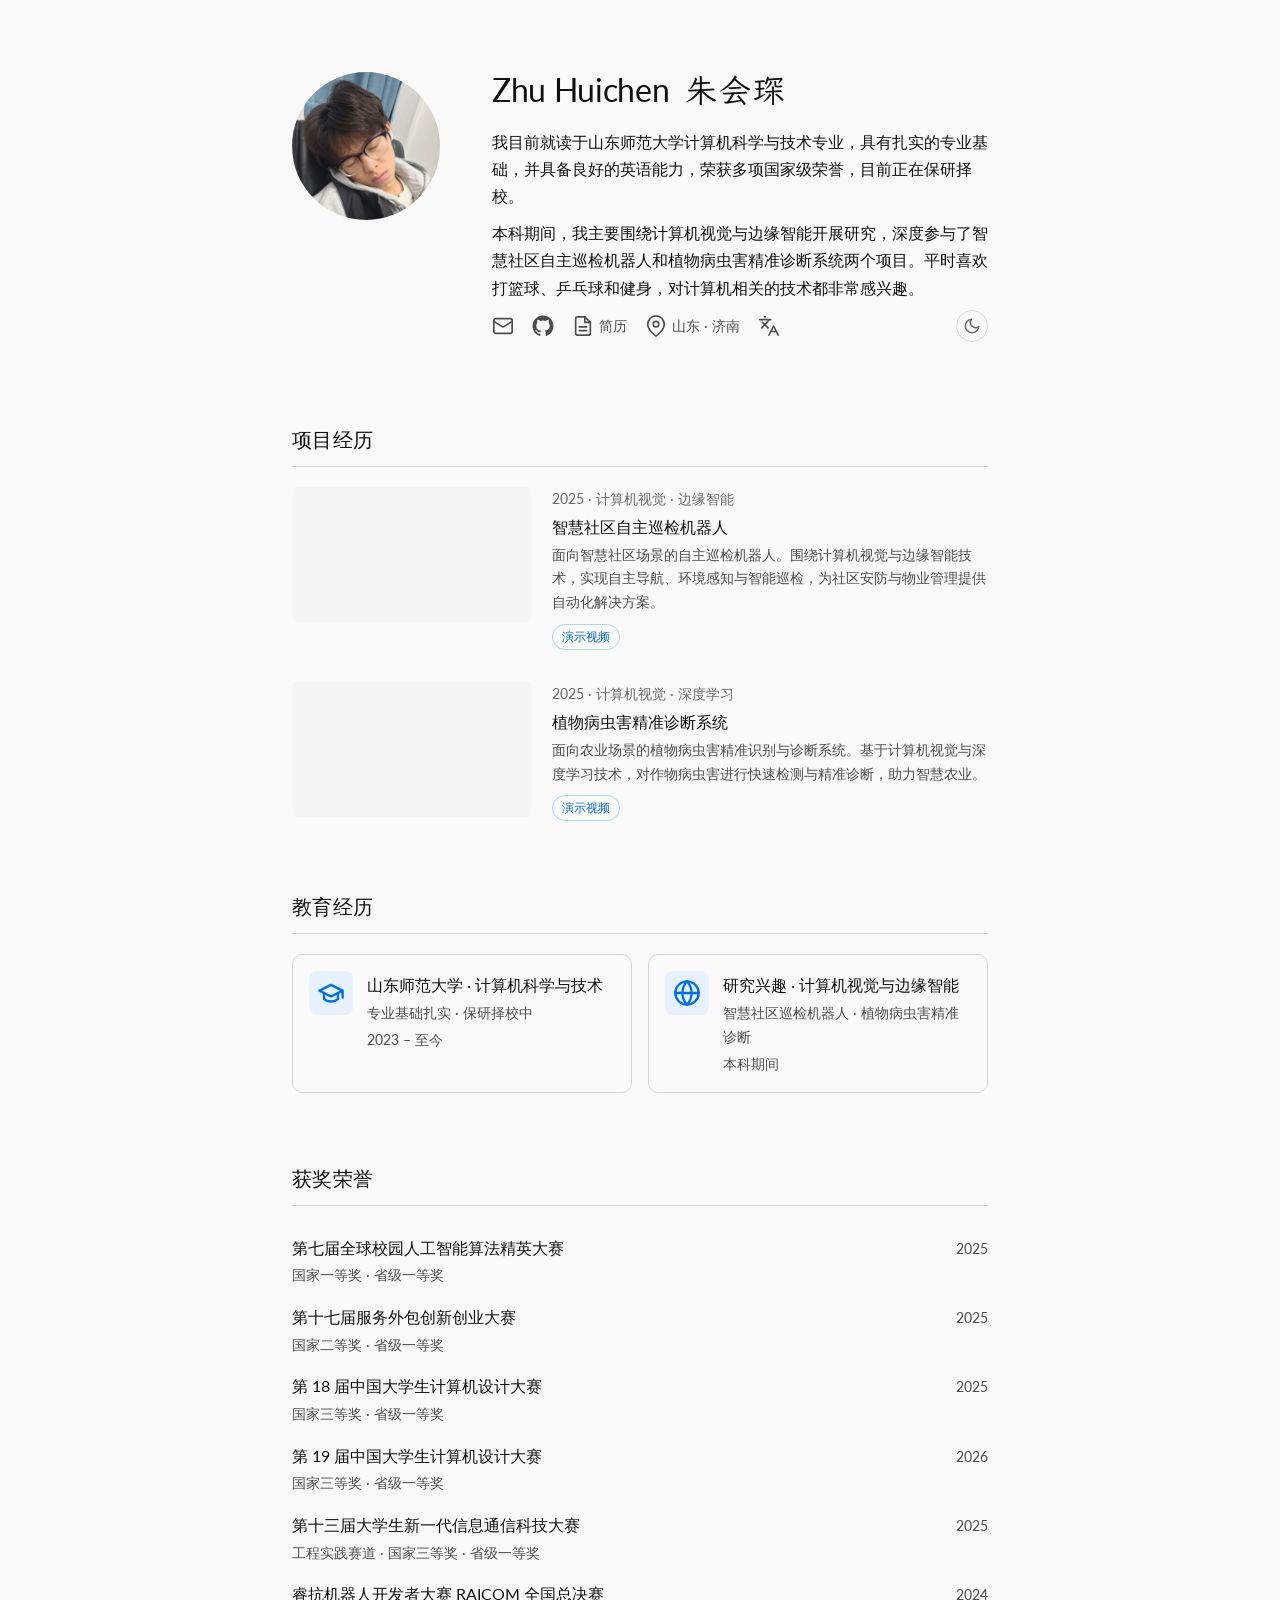
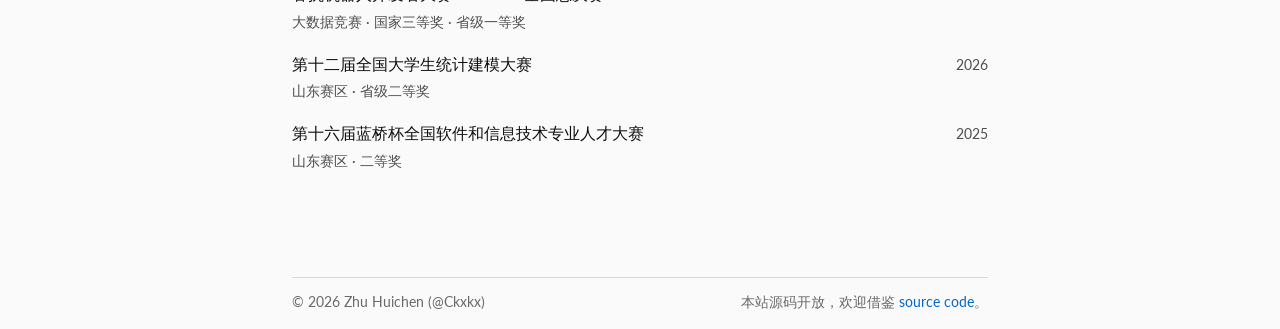
<file: index.html>
<!DOCTYPE html>
<html lang="zh-CN">
<head>
  <meta charset="UTF-8" />
  <meta name="viewport" content="width=device-width, initial-scale=1.0" />
  <meta name="description" content="Zhu Huichen — undergraduate student at Shandong Normal University working on computer vision and edge intelligence." />
  <title>Zhu Huichen</title>

  <link rel="preconnect" href="https://fonts.googleapis.com" />
  <link rel="preconnect" href="https://fonts.gstatic.com" crossorigin />
  <link href="https://fonts.googleapis.com/css2?family=Lato:wght@300;400;700&family=LXGW+WenKai+TC&display=swap" rel="stylesheet" />
  <link rel="icon" href="favicon.png" type="image/png" />

  <!-- Prevent flash of wrong theme -->
  <script>
    (function () {
      var saved = localStorage.getItem('theme');
      var prefersDark = window.matchMedia('(prefers-color-scheme: dark)').matches;
      document.documentElement.setAttribute('data-theme', saved || (prefersDark ? 'dark' : 'light'));
    })();
  </script>

  <link rel="stylesheet" href="styles.css" />
</head>

<body>
  <div class="container">

    <!-- ── About ───────────────────────────────────────────── -->
    <section aria-labelledby="about-name">
      <div class="about">
        <img class="about__photo" src="asserts/%E5%A4%B4%E5%83%8F.jpg" alt="Zhu Huichen" />
        <div class="about__content">
          <h1 class="about__name" id="about-name">
            <span>Zhu Huichen</span>
            <span style="font-family: 'LXGW WenKai TC', serif; font-weight: 400; font-size: 1em; color: var(--text-primary); letter-spacing: 0.05em;">朱会琛</span>
          </h1>
          <p class="about__bio" data-i18n="bio1">
            我目前就读于山东师范大学计算机科学与技术专业，具有扎实的专业基础，并具备良好的英语能力，荣获多项国家级荣誉，目前正在保研择校。
          </p>
          <p class="about__bio" data-i18n="bio2">
            本科期间，我主要围绕计算机视觉与边缘智能开展研究，深度参与了智慧社区自主巡检机器人和植物病虫害精准诊断系统两个项目。平时喜欢打篮球、乒乓球和健身，对计算机相关的技术都非常感兴趣。
          </p>
          <nav class="contact" aria-label="Contact links">
            <a class="contact__link" href="mailto:huichen_zhu@qq.com" aria-label="Email">
              <svg viewBox="0 0 24 24" fill="none" stroke="currentColor" stroke-width="1.8" stroke-linecap="round" stroke-linejoin="round" aria-hidden="true"><rect x="2" y="4" width="20" height="16" rx="2"/><path d="m22 7-8.97 5.7a1.94 1.94 0 0 1-2.06 0L2 7"/></svg>
            </a>
            <a class="contact__link" href="https://github.com/Ckxkx" target="_blank" rel="noopener noreferrer" aria-label="GitHub">
              <svg viewBox="1.5 1.5 21 21" fill="currentColor" aria-hidden="true"><path d="M12 2C6.477 2 2 6.484 2 12.017c0 4.425 2.865 8.18 6.839 9.504.5.092.682-.217.682-.483 0-.237-.008-.868-.013-1.703-2.782.605-3.369-1.343-3.369-1.343-.454-1.158-1.11-1.466-1.11-1.466-.908-.62.069-.608.069-.608 1.003.07 1.531 1.032 1.531 1.032.892 1.53 2.341 1.088 2.91.832.092-.647.35-1.088.636-1.338-2.22-.253-4.555-1.113-4.555-4.951 0-1.093.39-1.988 1.029-2.688-.103-.253-.446-1.272.098-2.65 0 0 .84-.27 2.75 1.026A9.564 9.564 0 0 1 12 6.844a9.59 9.59 0 0 1 2.504.337c1.909-1.296 2.747-1.027 2.747-1.027.546 1.379.202 2.398.1 2.651.64.7 1.028 1.595 1.028 2.688 0 3.848-2.339 4.695-4.566 4.943.359.309.678.92.678 1.855 0 1.338-.012 2.419-.012 2.747 0 .268.18.58.688.482A10.02 10.02 0 0 0 22 12.017C22 6.484 17.522 2 12 2z"/></svg>
            </a>
            <a class="contact__link" href="asserts/%E6%9C%B1%E4%BC%9A%E7%90%9B%E4%B8%AA%E4%BA%BA%E7%AE%80%E5%8E%86.pdf" target="_blank" rel="noopener noreferrer" aria-label="Resume">
              <svg viewBox="0 0 24 24" fill="none" stroke="currentColor" stroke-width="1.8" stroke-linecap="round" stroke-linejoin="round" aria-hidden="true"><path d="M14 2H6a2 2 0 0 0-2 2v16a2 2 0 0 0 2 2h12a2 2 0 0 0 2-2V8z"/><polyline points="14 2 14 8 20 8"/><line x1="16" y1="13" x2="8" y2="13"/><line x1="16" y1="17" x2="8" y2="17"/></svg>
              <span data-i18n="resume">简历</span>
            </a>
            <span class="contact__link contact__link--static" aria-label="Location">
              <svg viewBox="0 0 24 24" fill="none" stroke="currentColor" stroke-width="1.8" stroke-linecap="round" stroke-linejoin="round" aria-hidden="true"><path d="M21 10c0 7-9 13-9 13s-9-6-9-13a9 9 0 0 1 18 0z"/><circle cx="12" cy="10" r="3"/></svg>
              <span data-i18n="location">山东 · 济南</span>
            </span>
            <button class="lang-toggle" id="lang-toggle" aria-label="Switch language" title="Switch to English">
              <svg viewBox="0 0 24 24" fill="none" stroke="currentColor" stroke-width="1.8" stroke-linecap="round" stroke-linejoin="round" aria-hidden="true"><path d="m5 8 6 6"/><path d="m4 14 6-6 2-3"/><path d="M2 5h12"/><path d="M7 2h1"/><path d="m22 22-5-10-5 10"/><path d="M14 18h6"/></svg>
            </button>
            <button class="theme-toggle" id="theme-toggle" aria-label="Toggle theme">
              <!-- icon injected by JS -->
            </button>
          </nav>
        </div>
      </div>
    </section>

    <!-- ── Projects ────────────────────────────────────────── -->
    <section aria-labelledby="projects-title">
      <h2 class="section-title" id="projects-title" data-i18n="projectsTitle">项目经历</h2>
      <div class="pub-list">

        <article class="pub">
          <video class="pub__thumb" autoplay loop muted playsinline preload="metadata">
            <source src="asserts/%E9%A1%B9%E7%9B%AE/web/robot_web.mp4" type="video/mp4" />
          </video>
          <div class="pub__body">
            <span class="badge" data-i18n="p1badge">2025 · 计算机视觉 · 边缘智能</span>
            <p class="pub__title" data-i18n="p1title">智慧社区自主巡检机器人</p>
            <p class="pub__authors" data-i18n="p1desc">
              面向智慧社区场景的自主巡检机器人。围绕计算机视觉与边缘智能技术，实现自主导航、环境感知与智能巡检，为社区安防与物业管理提供自动化解决方案。
            </p>
            <div class="pill-links">
              <a class="pill" href="asserts/%E9%A1%B9%E7%9B%AE/web/robot_web.mp4" target="_blank" rel="noopener noreferrer" data-i18n="p1video">演示视频</a>
            </div>
          </div>
        </article>

        <article class="pub">
          <video class="pub__thumb" autoplay loop muted playsinline preload="metadata">
            <source src="asserts/%E9%A1%B9%E7%9B%AE/web/plant_web.mp4" type="video/mp4" />
          </video>
          <div class="pub__body">
            <span class="badge" data-i18n="p2badge">2025 · 计算机视觉 · 深度学习</span>
            <p class="pub__title" data-i18n="p2title">植物病虫害精准诊断系统</p>
            <p class="pub__authors" data-i18n="p2desc">
              面向农业场景的植物病虫害精准识别与诊断系统。基于计算机视觉与深度学习技术，对作物病虫害进行快速检测与精准诊断，助力智慧农业。
            </p>
            <div class="pill-links">
              <a class="pill" href="asserts/%E9%A1%B9%E7%9B%AE/web/plant_web.mp4" target="_blank" rel="noopener noreferrer" data-i18n="p2video">演示视频</a>
            </div>
          </div>
        </article>

      </div>
    </section>

    <!-- ── Experience ──────────────────────────────────────── -->
    <section aria-labelledby="exp-title">
      <h2 class="section-title" id="exp-title" data-i18n="expTitle">教育经历</h2>
      <div class="exp-grid">

        <div class="exp-card">
          <img class="exp-card__icon" src="data:image/svg+xml,%3Csvg xmlns='http://www.w3.org/2000/svg' viewBox='0 0 24 24' fill='none' stroke='%230071e3' stroke-width='2' stroke-linecap='round' stroke-linejoin='round'%3E%3Cpath d='M22 10v6M2 10l10-5 10 5-10 5z'/%3E%3Cpath d='M6 12v5c3 3 9 3 12 0v-5'/%3E%3C/svg%3E" alt="University" />
          <div class="exp-card__body">
            <p class="exp-card__role" data-i18n="e1role">山东师范大学 · 计算机科学与技术</p>
            <p class="exp-card__mentor" data-i18n="e1mentor">专业基础扎实 · 保研择校中</p>
            <p class="exp-card__period" data-i18n="e1period">2023 – 至今</p>
          </div>
        </div>

        <div class="exp-card">
          <img class="exp-card__icon" src="data:image/svg+xml,%3Csvg xmlns='http://www.w3.org/2000/svg' viewBox='0 0 24 24' fill='none' stroke='%230071e3' stroke-width='2' stroke-linecap='round' stroke-linejoin='round'%3E%3Ccircle cx='12' cy='12' r='10'/%3E%3Cpath d='M2 12h20M12 2a15.3 15.3 0 0 1 4 10 15.3 15.3 0 0 1-4 10 15.3 15.3 0 0 1-4-10 15.3 15.3 0 0 1 4-10z'/%3E%3C/svg%3E" alt="Research" />
          <div class="exp-card__body">
            <p class="exp-card__role" data-i18n="e2role">研究兴趣 · 计算机视觉与边缘智能</p>
            <p class="exp-card__mentor" data-i18n="e2mentor">智慧社区巡检机器人 · 植物病虫害精准诊断</p>
            <p class="exp-card__period" data-i18n="e2period">本科期间</p>
          </div>
        </div>

      </div>
    </section>

    <!-- ── Awards ──────────────────────────────────────────── -->
    <section aria-labelledby="awards-title">
      <h2 class="section-title" id="awards-title" data-i18n="awardsTitle">获奖荣誉</h2>
      <div class="award">
        <div class="award__left">
          <p class="award__name" data-i18n="a1">第七届全球校园人工智能算法精英大赛</p>
          <p class="award__desc" data-i18n="a1lvl">国家一等奖 · 省级一等奖</p>
        </div>
        <span class="award__year">2025</span>
      </div>
      <div class="award">
        <div class="award__left">
          <p class="award__name" data-i18n="a2">第十七届服务外包创新创业大赛</p>
          <p class="award__desc" data-i18n="a2lvl">国家二等奖 · 省级一等奖</p>
        </div>
        <span class="award__year">2025</span>
      </div>
      <div class="award">
        <div class="award__left">
          <p class="award__name" data-i18n="a3">第 18 届中国大学生计算机设计大赛</p>
          <p class="award__desc" data-i18n="a3lvl">国家三等奖 · 省级一等奖</p>
        </div>
        <span class="award__year">2025</span>
      </div>
      <div class="award">
        <div class="award__left">
          <p class="award__name" data-i18n="a4">第 19 届中国大学生计算机设计大赛</p>
          <p class="award__desc" data-i18n="a4lvl">国家三等奖 · 省级一等奖</p>
        </div>
        <span class="award__year">2026</span>
      </div>
      <div class="award">
        <div class="award__left">
          <p class="award__name" data-i18n="a5">第十三届大学生新一代信息通信科技大赛</p>
          <p class="award__desc" data-i18n="a5lvl">工程实践赛道 · 国家三等奖 · 省级一等奖</p>
        </div>
        <span class="award__year">2025</span>
      </div>
      <div class="award">
        <div class="award__left">
          <p class="award__name" data-i18n="a6">睿抗机器人开发者大赛 RAICOM 全国总决赛</p>
          <p class="award__desc" data-i18n="a6lvl">大数据竞赛 · 国家三等奖 · 省级一等奖</p>
        </div>
        <span class="award__year">2024</span>
      </div>
      <div class="award">
        <div class="award__left">
          <p class="award__name" data-i18n="a7">第十二届全国大学生统计建模大赛</p>
          <p class="award__desc" data-i18n="a7lvl">山东赛区 · 省级二等奖</p>
        </div>
        <span class="award__year">2026</span>
      </div>
      <div class="award">
        <div class="award__left">
          <p class="award__name" data-i18n="a8">第十六届蓝桥杯全国软件和信息技术专业人才大赛</p>
          <p class="award__desc" data-i18n="a8lvl">山东赛区 · 二等奖</p>
        </div>
        <span class="award__year">2025</span>
      </div>
    </section>

    <footer class="site-footer">
      <p>© 2026 Zhu Huichen (@Ckxkx)</p>
      <p data-i18n="footerNote">本站源码开放，欢迎借鉴 <a href="https://github.com/Ckxkx/HC" target="_blank" rel="noopener noreferrer">source code</a>。</p>
    </footer>

  </div>

  <script src="script.js"></script>
</body>
</html>
</file>
<file: styles.css>
/* ─── Reset ─────────────────────────────────────────────── */
*, *::before, *::after { box-sizing: border-box; margin: 0; padding: 0; }

/* ─── Design Tokens (OKLCH — perceptually uniform) ──────── */
:root {
  --bg:             oklch(98.5% 0    0);    /* neutral white */
  --text-primary:   oklch(17%  0    0);    /* neutral near-black */
  --text-secondary: oklch(42%  0    0);    /* neutral medium gray */
  --text-muted:     oklch(52%  0    0);    /* neutral light gray */
  --accent:         #06c;               /* Apple blue — links */
  --accent-bg:      #e8f1ff;            /* light blue hover fill */
  --accent-border:  #b3d4f5;            /* light blue border */
  --venue:          #0071e3;            /* Apple filled blue — badge */
  --star-bg:        transparent;
  --star-icon:      #e3b341;
  --star-text:      #ad7c10;
  --star-border:    color-mix(in srgb, var(--star-icon) 45%, transparent);
  --star-hover-bg:  color-mix(in srgb, var(--star-icon) 12%, transparent);
  --border:         oklch(88%  0    0);    /* neutral divider */
  --media-placeholder: oklch(97% 0 0);    /* light gray while media loads */

  /* Type scale — modular 1.25 ratio */
  --text-xs:    0.75rem;    /* 12px */
  --text-sm:    0.875rem;   /* 14px */
  --text-base:  1rem;       /* 16px — body minimum */
  --text-md:    1.125rem;  /* 18px */
  --text-lg:    1.25rem;   /* 20px */
  --text-xl:    clamp(1.5rem, 4vw, 1.875rem);
  --text-name:  clamp(1.5rem, 4vw, 2rem);

  /* Families */
  --serif: 'Lato', 'Helvetica Neue', Arial, sans-serif;
  --sans:  'Lato', 'Helvetica Neue', Arial, sans-serif;

  --max-width: 760px;
  --radius: 5px;
}

/* ─── Base ───────────────────────────────────────────────── */
html { scroll-behavior: smooth; }

body {
  font-family: var(--sans);
  font-size: var(--text-base);
  font-optical-sizing: auto;
  line-height: 1.7;
  color: var(--text-primary);
  background-color: var(--bg);
  -webkit-font-smoothing: antialiased;
}

a {
  color: var(--accent);
  text-decoration: none;
}

a:hover { text-decoration: underline; }

/* ─── Layout ─────────────────────────────────────────────── */
.container {
  max-width: var(--max-width);
  margin: 0 auto;
  padding: clamp(40px, 8vw, 72px) clamp(20px, 5vw, 32px) 0;
}

/* ─── About ──────────────────────────────────────────────── */
.about {
  display: flex;
  gap: clamp(28px, 6vw, 52px);
  align-items: flex-start;
  margin-bottom: clamp(52px, 8vw, 80px);
}

.about__photo {
  flex-shrink: 0;
  width: clamp(108px, 20vw, 148px);
  height: clamp(108px, 20vw, 148px);
  border-radius: 50%;
  object-fit: cover;
  object-position: top center;
}

.about__content { flex: 1; }

.about__name {
  font-family: var(--serif);
  font-size: var(--text-name);
  font-weight: 400;
  letter-spacing: -0.01em;
  line-height: 1.15;
  margin-bottom: 0.6em;
  display: flex;
  align-items: baseline;
  gap: 0.5em;
}

.about__role {
  font-size: var(--text-sm);
  color: var(--text-muted);
  margin-bottom: 1em;
}

.about__bio {
  font-size: var(--text-base);
  color: var(--text-primary);
  margin-bottom: 0.6em;
}

/* ─── Contact links ──────────────────────────────────────── */
.contact {
  display: flex;
  flex-wrap: wrap;
  gap: 12px 18px;
}

.contact__link {
  display: inline-flex;
  align-items: center;
  gap: 5px;
  font-size: var(--text-sm);
  font-weight: 400;
  color: var(--text-secondary);
  text-decoration: none;
  transition: color 0.15s ease-out;
}

.contact__link:hover {
  color: var(--accent);
  text-decoration: none;
}

.contact__link svg {
  width: 22px;
  height: 22px;
  flex-shrink: 0;
}

.contact__link--static { cursor: default; }
.contact__link--static:hover { color: var(--text-secondary); }

/* ─── Section ─────────────────────────────────────────────── */
section { margin-bottom: clamp(44px, 8vw, 68px); }

.section-title {
  font-family: var(--serif);
  font-size: var(--text-lg);
  font-weight: 400;
  letter-spacing: 0.02em;
  color: var(--text-primary);
  margin-bottom: 1.25rem;
  padding-bottom: 0.6rem;
  border-bottom: 1px solid var(--border);
}

/* ─── Publications ───────────────────────────────────────── */
.pub-list { display: flex; flex-direction: column; gap: 2rem; }

.pub {
  display: flex;
  gap: 1.25rem;
  align-items: flex-start;
}

.pub__thumb {
  flex-shrink: 0;
  width: 240px;
  aspect-ratio: 16 / 9;
  border-radius: var(--radius);
  object-fit: cover;
  background-color: var(--media-placeholder);
}

.pub__body { flex: 1; }

.badge {
  display: block;
  width: fit-content;
  font-size: var(--text-sm);
  font-weight: 400;
  color: var(--text-muted);
  margin-bottom: 0.25rem;
}

.badge__accent {
  color: #9d565d;
  font-weight: 400;
  letter-spacing: 0.01em;
}

.pub__title {
  font-size: var(--text-base);
  font-weight: 400;
  line-height: 1.45;
  margin-bottom: 0.3rem;
  color: var(--text-primary);
}

.pub__authors {
  font-size: var(--text-sm);
  color: var(--text-secondary);
  margin-bottom: 0.6rem;
}

.pub__authors strong {
  font-weight: 700;
}

.pub__authors a {
  color: inherit;
  text-decoration: none;
}

.pub__authors a:hover { text-decoration: underline; }

.pub__author-mark {
  margin-left: 0.08em;
  font-size: 0.8em;
  line-height: 0;
  vertical-align: super;
}

.award__desc a { color: inherit; text-decoration: none; }
.award__desc a:hover { text-decoration: underline; }

.pill-links { display: flex; flex-wrap: wrap; gap: 6px; align-items: center; }

.pill {
  font-size: var(--text-xs);
  font-weight: 400;
  color: var(--accent);
  text-decoration: none;
  padding: 2px 9px;
  border: 1px solid var(--accent-border);
  border-radius: 9999px;
  transition: background-color 0.15s ease-out;
}

.pill:hover {
  background-color: var(--accent-bg);
  text-decoration: none;
}

.badge-link { display: inline-flex; align-items: center; color: var(--accent); text-decoration: none; }
.icon-sprite { position: absolute; width: 0; height: 0; overflow: hidden; }

.gh-badge {
  display: inline-flex;
  align-items: center;
  gap: 4px;
  border-radius: 9999px;
  border: 1px solid var(--star-border);
  padding: 2px 8px;
  color: var(--text-secondary);
  background-color: var(--star-bg);
  font-size: var(--text-xs);
  font-weight: 400;
  line-height: 1.7;
  font-variant-numeric: tabular-nums;
  white-space: nowrap;
  transition: background-color 0.15s ease-out;
}

.gh-badge__icon {
  width: 1.1em;
  height: 1.1em;
  flex-shrink: 0;
  color: var(--star-icon);
  fill: currentColor;
  opacity: 0.82;
}

.gh-badge__count {
  min-width: 0;
  color: var(--star-text);
  font-weight: 400;
  text-align: right;
}

.badge-link:hover {
  text-decoration: none;
}

.badge-link:hover .gh-badge {
  background-color: var(--star-hover-bg);
}

.badge-link:hover .gh-badge__icon {
  opacity: 1;
}

/* ─── Books ──────────────────────────────────────────────── */
.book-list { display: flex; flex-direction: column; gap: 2rem; }

.book {
  display: flex;
  gap: 1.25rem;
  align-items: flex-start;
}

.book__thumb {
  flex-shrink: 0;
  width: 240px;
  aspect-ratio: 16 / 9;
  border-radius: var(--radius);
  object-fit: cover;
}

.book__body { flex: 1; }

.book__title {
  font-size: var(--text-base);
  font-weight: 400;
  margin-bottom: 0.25rem;
  color: var(--text-primary);
}

.book__desc {
  font-size: var(--text-sm);
  color: var(--text-secondary);
  max-width: 54ch;
  margin-bottom: 0.6rem;
}

/* ─── Experience ─────────────────────────────────────────── */
.exp-grid {
  display: grid;
  grid-template-columns: 1fr 1fr;
  gap: 1rem;
}

.exp-card {
  display: flex;
  gap: 0.875rem;
  padding: 1rem;
  border: 1px solid var(--border);
  border-radius: 10px;
}

.exp-card__icon {
  width: 44px;
  height: 44px;
  border-radius: 8px;
  object-fit: cover;
  flex-shrink: 0;
  background-color: var(--accent-bg);
  padding: 8px;
}

.exp-card__body {
  display: flex;
  flex-direction: column;
  gap: 0.2rem;
}

.exp-card__role {
  font-size: var(--text-base);
  color: var(--text-primary);
  margin: 0;
}

.exp-card__role a {
  color: var(--accent);
  text-decoration: none;
}

.exp-card__role a:hover { text-decoration: underline; }

.exp-card__mentor {
  font-size: var(--text-sm);
  color: var(--text-secondary);
  margin: 0;
}

.exp-card__mentor a {
  color: var(--accent);
  text-decoration: none;
}

.exp-card__mentor a:hover { text-decoration: underline; }
.exp-card__period {
  font-size: var(--text-sm);
  color: var(--text-secondary);
  margin: 0;
}

/* ─── Motion ─────────────────────────────────────────────── */
@media (prefers-reduced-motion: reduce) {
  *, *::before, *::after {
    transition-duration: 0.01ms !important;
    animation-duration: 0.01ms !important;
  }
}

/* ─── Awards ─────────────────────────────────────────────── */
.award {
  display: flex;
  justify-content: space-between;
  align-items: baseline;
  gap: 1rem;
  padding: 0.5rem 0;
}
.award__left { flex: 1; min-width: 0; }
.award__name { font-size: var(--text-base); color: var(--text-primary); font-weight: 400; margin: 0 0 0.15rem; }
.award__desc { font-size: var(--text-sm); color: var(--text-secondary); margin: 0; }
.award__year { font-size: var(--text-sm); color: var(--text-secondary); white-space: nowrap; flex-shrink: 0; }

/* ─── Footer ─────────────────────────────────────────────── */
.site-footer {
  margin-top: 6rem;
  padding-top: 0.75rem;
  padding-bottom: 1rem;
  border-top: 1px solid var(--border);
  font-size: var(--text-sm);
  color: var(--text-muted);
  display: flex;
  justify-content: space-between;
  align-items: center;
}

.site-footer p {
  padding: 0;
}

.site-footer a {
  color: var(--accent);
  text-decoration: none;
  text-underline-offset: 2px;
}

.site-footer a:hover { text-decoration: underline; }

[data-theme="dark"] {
  --bg:             #1e1e1e;
  --text-primary:   oklch(96%  0     0);    /* near-white */
  --text-secondary: oklch(80%  0     0);    /* medium gray */
  --text-muted:     oklch(68%  0     0);    /* dimmer gray */
  --accent:         #2997ff;            /* Apple dark blue — brighter on dark bg */
  --accent-bg:      #123a66;            /* dark blue hover fill */
  --accent-border:  #1a4a8a;            /* mid blue border */
  --venue:          #2997ff;            /* Apple dark blue — badge */
  --star-bg:        transparent;
  --star-icon:      #f2cc60;
  --star-text:      #f2cc60;
  --star-border:    color-mix(in srgb, var(--star-icon) 50%, transparent);
  --star-hover-bg:  color-mix(in srgb, var(--star-icon) 16%, transparent);
  --border:         oklch(36%  0     0);    /* neutral separator */
  --media-placeholder: oklch(24% 0 0);    /* dark gray while media loads */
}

[data-theme="dark"] .pub__thumb,
[data-theme="dark"] .book__thumb,
[data-theme="dark"] .exp-card__icon {
  filter: brightness(0.82);
}

[data-theme="dark"] .badge__accent {
  color: oklch(82% 0.035 12);
}

/* ─── Language toggle ────────────────────────────────────── */
.lang-toggle {
  background: none;
  border: none;
  padding: 0;
  color: var(--text-secondary);
  cursor: pointer;
  display: inline-flex;
  align-items: center;
  justify-content: center;
  flex-shrink: 0;
  transition: color 0.15s ease-out;
}

.lang-toggle svg { width: 22px; height: 22px; }

.lang-toggle:hover {
  color: var(--accent);
}

.lang-toggle:focus-visible {
  outline: 2px solid var(--accent);
  outline-offset: 3px;
  border-radius: 4px;
}

/* ─── Theme toggle ───────────────────────────────────────── */
.theme-toggle {
  margin-left: auto;
  width: 32px;
  height: 32px;
  border-radius: 50%;
  border: 1px solid var(--border);
  background: transparent;
  color: var(--text-muted);
  cursor: pointer;
  display: flex;
  align-items: center;
  justify-content: center;
  padding: 0;
  flex-shrink: 0;
  transition: background-color 0.15s ease-out, color 0.15s ease-out, border-color 0.15s ease-out;
}

.theme-toggle:hover {
  background-color: var(--accent-bg);
  color: var(--accent);
  border-color: var(--accent-border);
}

.theme-toggle:focus-visible {
  outline: 2px solid var(--accent);
  outline-offset: 3px;
}

.theme-toggle svg { width: 18px; height: 18px; }

/* ─── Responsive ─────────────────────────────────────────── */
@media (max-width: 560px) {
  .about {
    flex-direction: column;
    align-items: center;
    gap: 1.0em;
  }

  .about__content { width: 100%; }
  .about__name { justify-content: center; }

  .about__bio { max-width: none; }
  .contact { justify-content: center; }

  .pub, .book { flex-direction: column; }

  .pub__thumb, .book__thumb {
    width: 100%;
    aspect-ratio: 16 / 9;
    height: auto;
  }

  .exp-grid { grid-template-columns: 1fr; }
}
</file>
